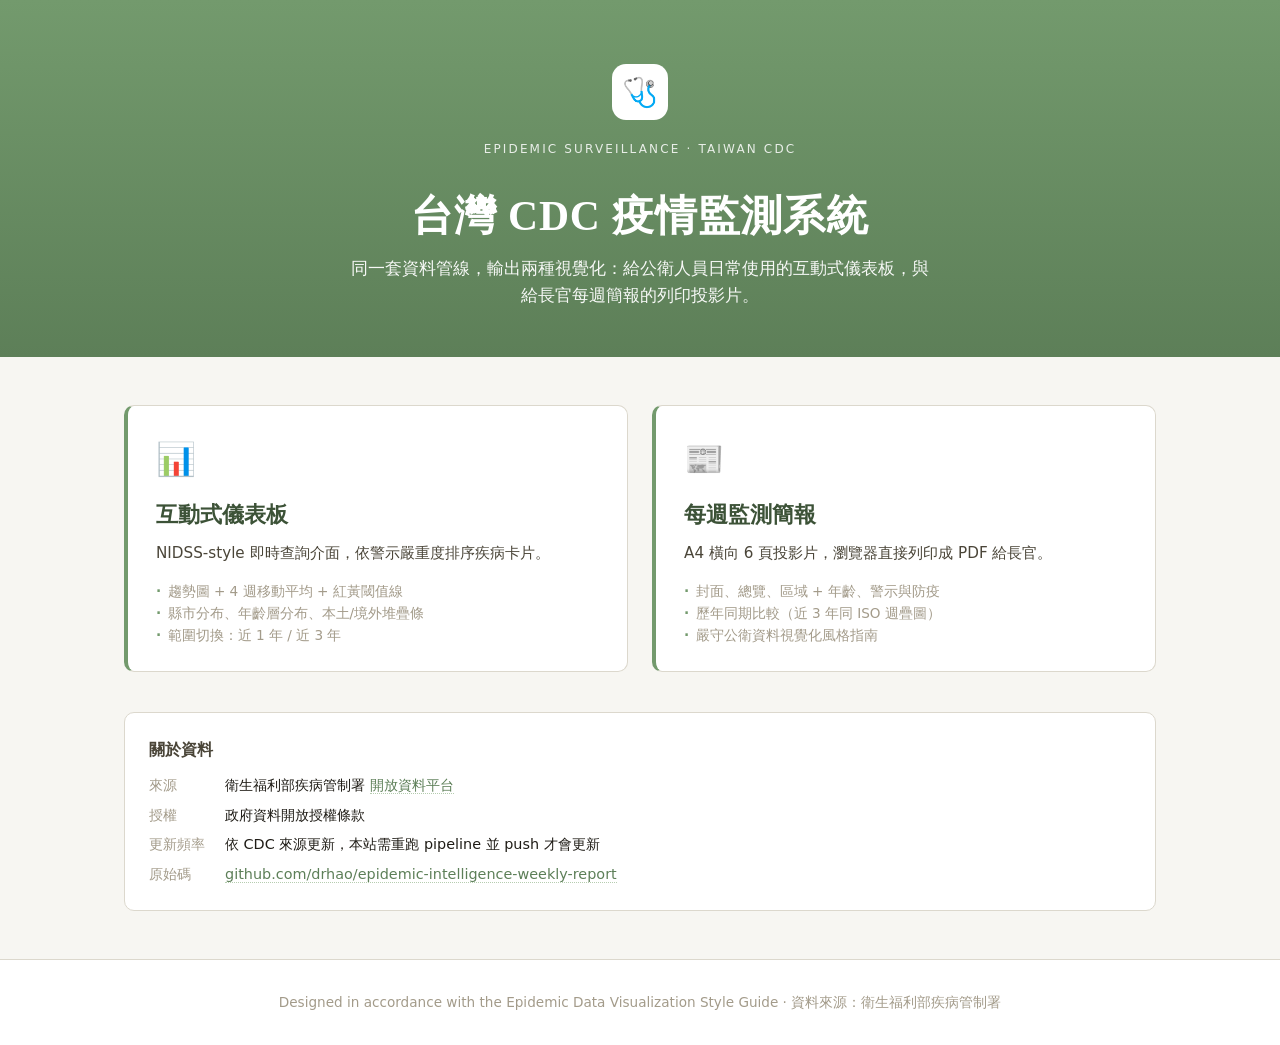
<file: index.html>
<!doctype html>
<html lang="zh-Hant">
<head>
<meta charset="utf-8">
<title>台灣 CDC 疫情監測系統</title>
<meta name="viewport" content="width=device-width, initial-scale=1">
<meta name="description" content="台灣 CDC 疫情監測儀表板與每週簡報，依公衛資料視覺化風格指南設計。">
<style>
  :root {
    --p-100: #E9EFE6;
    --p-300: #B6CDB0;
    --p-500: #739A6D;
    --p-600: #5D7F58;
    --p-800: #3C5237;
    --n-50:  #F7F6F2;
    --n-100: #EFEDE6;
    --n-200: #DCD8CD;
    --n-400: #A39B8A;
    --n-700: #4A4538;
    --n-900: #1F1C16;
    --danger: #BE373C;
    --warning: #D2962D;
    --font-serif: "Noto Serif TC", "Songti TC", "PingFang TC", serif;
    --font-sans:  "Noto Sans TC", "PingFang TC", "Microsoft JhengHei", system-ui, sans-serif;
  }
  * { box-sizing: border-box; }
  html, body { margin: 0; padding: 0; }
  body {
    font-family: var(--font-sans);
    color: var(--n-900);
    background: var(--n-50);
    line-height: 1.6;
    min-height: 100vh;
    display: flex;
    flex-direction: column;
  }
  header {
    background: linear-gradient(180deg, var(--p-500), var(--p-600));
    color: white;
    padding: 4rem 2rem 3rem;
    text-align: center;
  }
  header .logo {
    display: inline-flex;
    align-items: center;
    justify-content: center;
    width: 56px; height: 56px;
    background: white;
    border-radius: 14px;
    font-size: 1.8rem;
    margin-bottom: 1.25rem;
  }
  header h1 {
    font-family: var(--font-serif);
    font-size: clamp(1.8rem, 4vw, 2.6rem);
    margin: 0 0 .35rem;
    letter-spacing: .02em;
  }
  header p.eyebrow {
    text-transform: uppercase;
    letter-spacing: .18em;
    font-size: .75rem;
    opacity: .85;
    margin: 0 0 1.5rem;
  }
  header p.lead {
    max-width: 580px;
    margin: 0 auto;
    font-size: 1.05rem;
    opacity: .95;
  }
  main {
    flex: 1;
    max-width: 1080px;
    margin: 0 auto;
    padding: 3rem 1.5rem;
    width: 100%;
  }
  .grid {
    display: grid;
    gap: 1.5rem;
    grid-template-columns: repeat(auto-fit, minmax(320px, 1fr));
  }
  a.card {
    display: block;
    background: white;
    color: inherit;
    text-decoration: none;
    border: 1px solid var(--n-200);
    border-left: 4px solid var(--p-500);
    border-radius: 10px;
    padding: 1.75rem 1.75rem 1.5rem;
    transition: transform .12s ease, box-shadow .12s ease, border-color .12s ease;
  }
  a.card:hover, a.card:focus-visible {
    transform: translateY(-2px);
    box-shadow: 0 8px 24px rgba(60, 82, 55, .12);
    border-left-color: var(--p-800);
    outline: none;
  }
  a.card .icon {
    font-size: 2rem;
    margin-bottom: .75rem;
    display: block;
  }
  a.card h2 {
    font-family: var(--font-serif);
    font-size: 1.4rem;
    margin: 0 0 .5rem;
    color: var(--p-800);
  }
  a.card p {
    margin: 0 0 1rem;
    color: var(--n-700);
    font-size: .95rem;
  }
  a.card ul {
    list-style: none;
    padding: 0;
    margin: 0;
    font-size: .85rem;
    color: var(--n-400);
  }
  a.card ul li::before {
    content: "·";
    color: var(--p-500);
    font-weight: bold;
    margin-right: .4rem;
  }
  .meta {
    margin-top: 2.5rem;
    padding: 1.5rem;
    background: white;
    border: 1px solid var(--n-200);
    border-radius: 10px;
  }
  .meta h3 {
    font-family: var(--font-serif);
    font-size: 1rem;
    margin: 0 0 .75rem;
    color: var(--n-700);
  }
  .meta dl {
    margin: 0;
    display: grid;
    grid-template-columns: max-content 1fr;
    gap: .4rem 1.25rem;
    font-size: .9rem;
  }
  .meta dt { color: var(--n-400); }
  .meta dd { margin: 0; color: var(--n-900); }
  .meta dd a { color: var(--p-600); text-decoration: none; border-bottom: 1px dotted var(--p-300); }
  .meta dd a:hover { color: var(--p-800); }
  footer {
    text-align: center;
    padding: 2rem 1.5rem;
    color: var(--n-400);
    font-size: .85rem;
    border-top: 1px solid var(--n-200);
    background: white;
  }
  footer a { color: var(--p-600); text-decoration: none; }
</style>
</head>
<body>

<header>
  <div class="logo">🩺</div>
  <p class="eyebrow">Epidemic Surveillance · Taiwan CDC</p>
  <h1>台灣 CDC 疫情監測系統</h1>
  <p class="lead">同一套資料管線，輸出兩種視覺化：給公衛人員日常使用的互動式儀表板，與給長官每週簡報的列印投影片。</p>
</header>

<main>
  <div class="grid">

    <a class="card" href="dashboard/">
      <span class="icon">📊</span>
      <h2>互動式儀表板</h2>
      <p>NIDSS-style 即時查詢介面，依警示嚴重度排序疾病卡片。</p>
      <ul>
        <li>趨勢圖 + 4 週移動平均 + 紅黃閾值線</li>
        <li>縣市分布、年齡層分布、本土/境外堆疊條</li>
        <li>範圍切換：近 1 年 / 近 3 年</li>
      </ul>
    </a>

    <a class="card" href="weekly_report/">
      <span class="icon">📰</span>
      <h2>每週監測簡報</h2>
      <p>A4 橫向 6 頁投影片，瀏覽器直接列印成 PDF 給長官。</p>
      <ul>
        <li>封面、總覽、區域 + 年齡、警示與防疫</li>
        <li>歷年同期比較（近 3 年同 ISO 週疊圖）</li>
        <li>嚴守公衛資料視覺化風格指南</li>
      </ul>
    </a>

  </div>

  <section class="meta">
    <h3>關於資料</h3>
    <dl>
      <dt>來源</dt>
      <dd>衛生福利部疾病管制署 <a href="https://data.cdc.gov.tw/" target="_blank" rel="noopener">開放資料平台</a></dd>
      <dt>授權</dt>
      <dd>政府資料開放授權條款</dd>
      <dt>更新頻率</dt>
      <dd>依 CDC 來源更新，本站需重跑 pipeline 並 push 才會更新</dd>
      <dt>原始碼</dt>
      <dd><a href="https://github.com/drhao/epidemic-intelligence-weekly-report" target="_blank" rel="noopener">github.com/drhao/epidemic-intelligence-weekly-report</a></dd>
    </dl>
  </section>
</main>

<footer>
  Designed in accordance with the Epidemic Data Visualization Style Guide ·
  資料來源：衛生福利部疾病管制署
</footer>

</body>
</html>
</file>
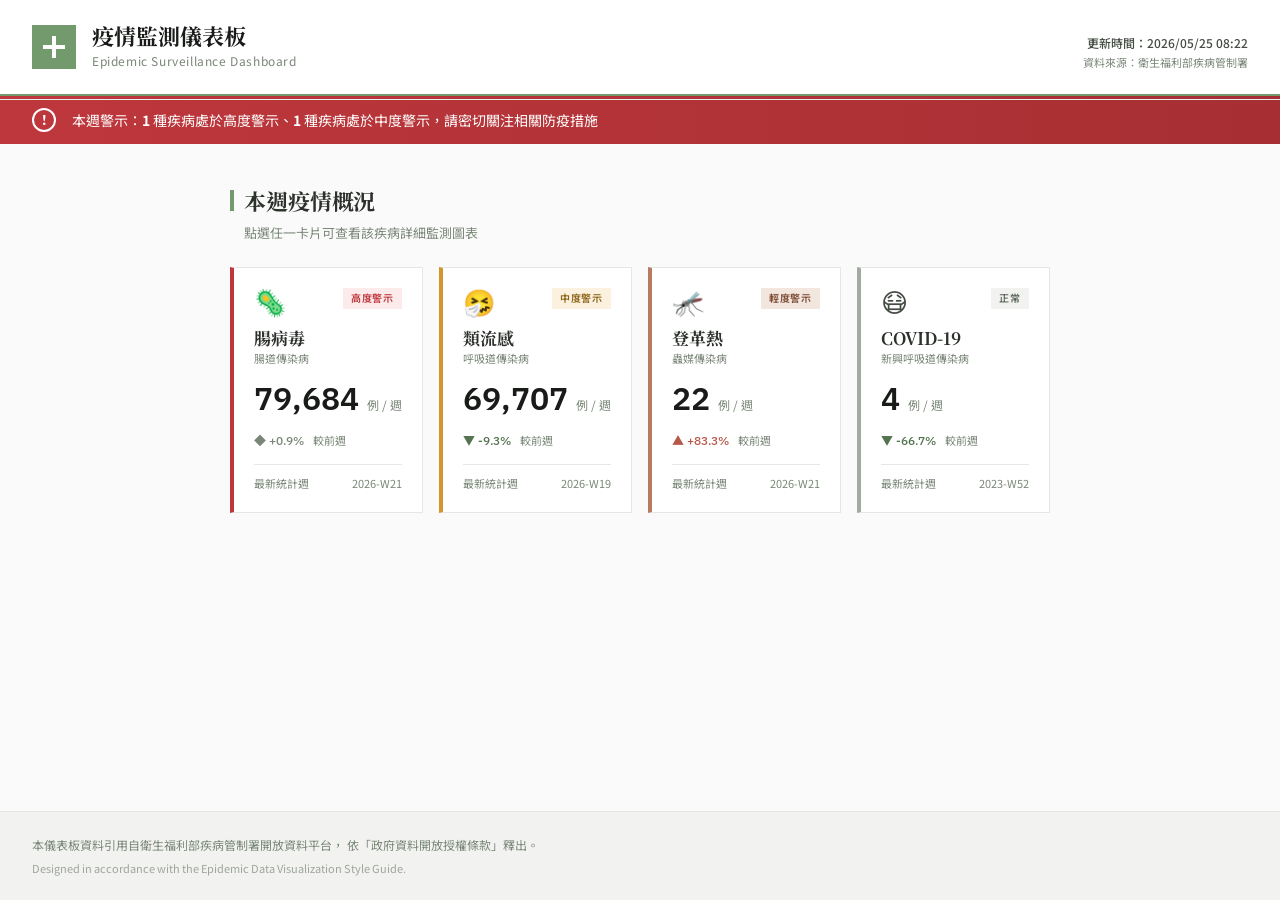
<file: dashboard/index.html>
<!DOCTYPE html>
<html lang="zh-Hant">
<head>
<meta charset="UTF-8">
<meta name="viewport" content="width=device-width, initial-scale=1.0">
<title>疫情監測儀表板 | 疾病管制署</title>
<link rel="preconnect" href="https://fonts.googleapis.com">
<link rel="preconnect" href="https://fonts.gstatic.com" crossorigin>
<link href="https://fonts.googleapis.com/css2?family=Noto+Sans+TC:wght@400;500;600;700&family=Noto+Serif+TC:wght@600;700&family=IBM+Plex+Sans:wght@400;500;600&display=swap" rel="stylesheet">
<link rel="stylesheet" href="style.css">
</head>
<body>

<!-- ─────────────────  Header  ───────────────── -->
<header class="site-header">
  <div class="wrap">
    <div class="brand">
      <div class="brand-mark"></div>
      <div class="brand-text">
        <div class="brand-line-1">疫情監測儀表板</div>
        <div class="brand-line-2">Epidemic Surveillance Dashboard</div>
      </div>
    </div>
    <div class="header-meta">
      <span id="generatedAt" class="meta-time">資料載入中…</span>
      <span class="meta-source">資料來源：衛生福利部疾病管制署</span>
    </div>
  </div>
</header>

<!-- ─────────────────  Alert Banner  ───────────────── -->
<section id="alertBanner" class="alert-banner" hidden>
  <div class="wrap"></div>
</section>

<!-- ─────────────────  Disease Cards Grid  ───────────────── -->
<main class="wrap main">

  <section class="section-block">
    <h2 class="section-h">本週疫情概況</h2>
    <p class="section-sub">點選任一卡片可查看該疾病詳細監測圖表</p>
    <div id="cardsGrid" class="cards-grid">
      <!-- JS 填入卡片 -->
    </div>
  </section>

  <!-- ─────────────────  Disease Detail  ───────────────── -->
  <section id="detailSection" class="section-block detail-section" hidden>
    <header class="detail-header">
      <div class="detail-title-row">
        <div>
          <div class="detail-eyebrow" id="detailCategory">類別</div>
          <h2 class="detail-title">
            <span id="detailIcon"></span>
            <span id="detailNameZh">疾病名稱</span>
            <span class="detail-name-en" id="detailNameEn">Disease Name</span>
          </h2>
        </div>
        <button class="btn-secondary" onclick="closeDetail()" aria-label="關閉詳細頁">
          <span aria-hidden="true">×</span> 關閉
        </button>
      </div>

      <div class="kpi-strip" id="kpiStrip"></div>
    </header>

    <!-- 主要週趨勢 + 同期比較 -->
    <div class="chart-card chart-card-wide">
      <div class="chart-card-head">
        <h3 class="chart-h">週病例趨勢與歷年同期比較</h3>
        <p class="chart-sub">深色實線為當年度；灰色帶為近 3 年同期範圍；虛線為近 3 年平均</p>
      </div>
      <div class="chart-body"><canvas id="trendChart"></canvas></div>
      <div class="chart-foot">
        <span class="chart-source">資料來源：衛生福利部疾病管制署開放資料</span>
        <span class="chart-controls">
          <label><input type="radio" name="trendRange" value="52" checked> 近 1 年</label>
          <label><input type="radio" name="trendRange" value="156"> 近 3 年</label>
        </span>
      </div>
    </div>

    <div class="chart-grid-2">
      <!-- 縣市分布 -->
      <div class="chart-card">
        <div class="chart-card-head">
          <h3 class="chart-h">縣市病例分布</h3>
          <p class="chart-sub">近 4 週累計（前 15 名）</p>
        </div>
        <div class="chart-body"><canvas id="regionChart"></canvas></div>
      </div>

      <!-- 年齡分布 -->
      <div class="chart-card">
        <div class="chart-card-head">
          <h3 class="chart-h">年齡層分布</h3>
          <p class="chart-sub">累計病例數</p>
        </div>
        <div class="chart-body"><canvas id="ageChart"></canvas></div>
      </div>
    </div>

    <div class="chart-grid-2">
      <!-- 本土/境外 -->
      <div class="chart-card" id="typeCardWrap">
        <div class="chart-card-head">
          <h3 class="chart-h">感染來源分布</h3>
          <p class="chart-sub">本土 vs 境外移入</p>
        </div>
        <div class="chart-body chart-body-sm"><canvas id="typeChart"></canvas></div>
      </div>

      <!-- 防疫建議 -->
      <div class="chart-card advisory-card">
        <div class="chart-card-head">
          <h3 class="chart-h">防疫建議</h3>
        </div>
        <div class="advisory-body" id="adviceBody"></div>
      </div>
    </div>
  </section>
</main>

<footer class="site-footer">
  <div class="wrap">
    <p>本儀表板資料引用自衛生福利部疾病管制署開放資料平台，
       依「政府資料開放授權條款」釋出。</p>
    <p class="footer-sub">Designed in accordance with the Epidemic Data Visualization Style Guide.</p>
  </div>
</footer>

<!-- Chart.js stack (local copies, no CDN required) -->
<script src="vendor/chart.umd.min.js"></script>
<script src="vendor/chartjs-adapter-date-fns.bundle.min.js"></script>
<script src="vendor/chartjs-plugin-annotation.min.js"></script>
<script src="app.js"></script>

</body>
</html>
</file>
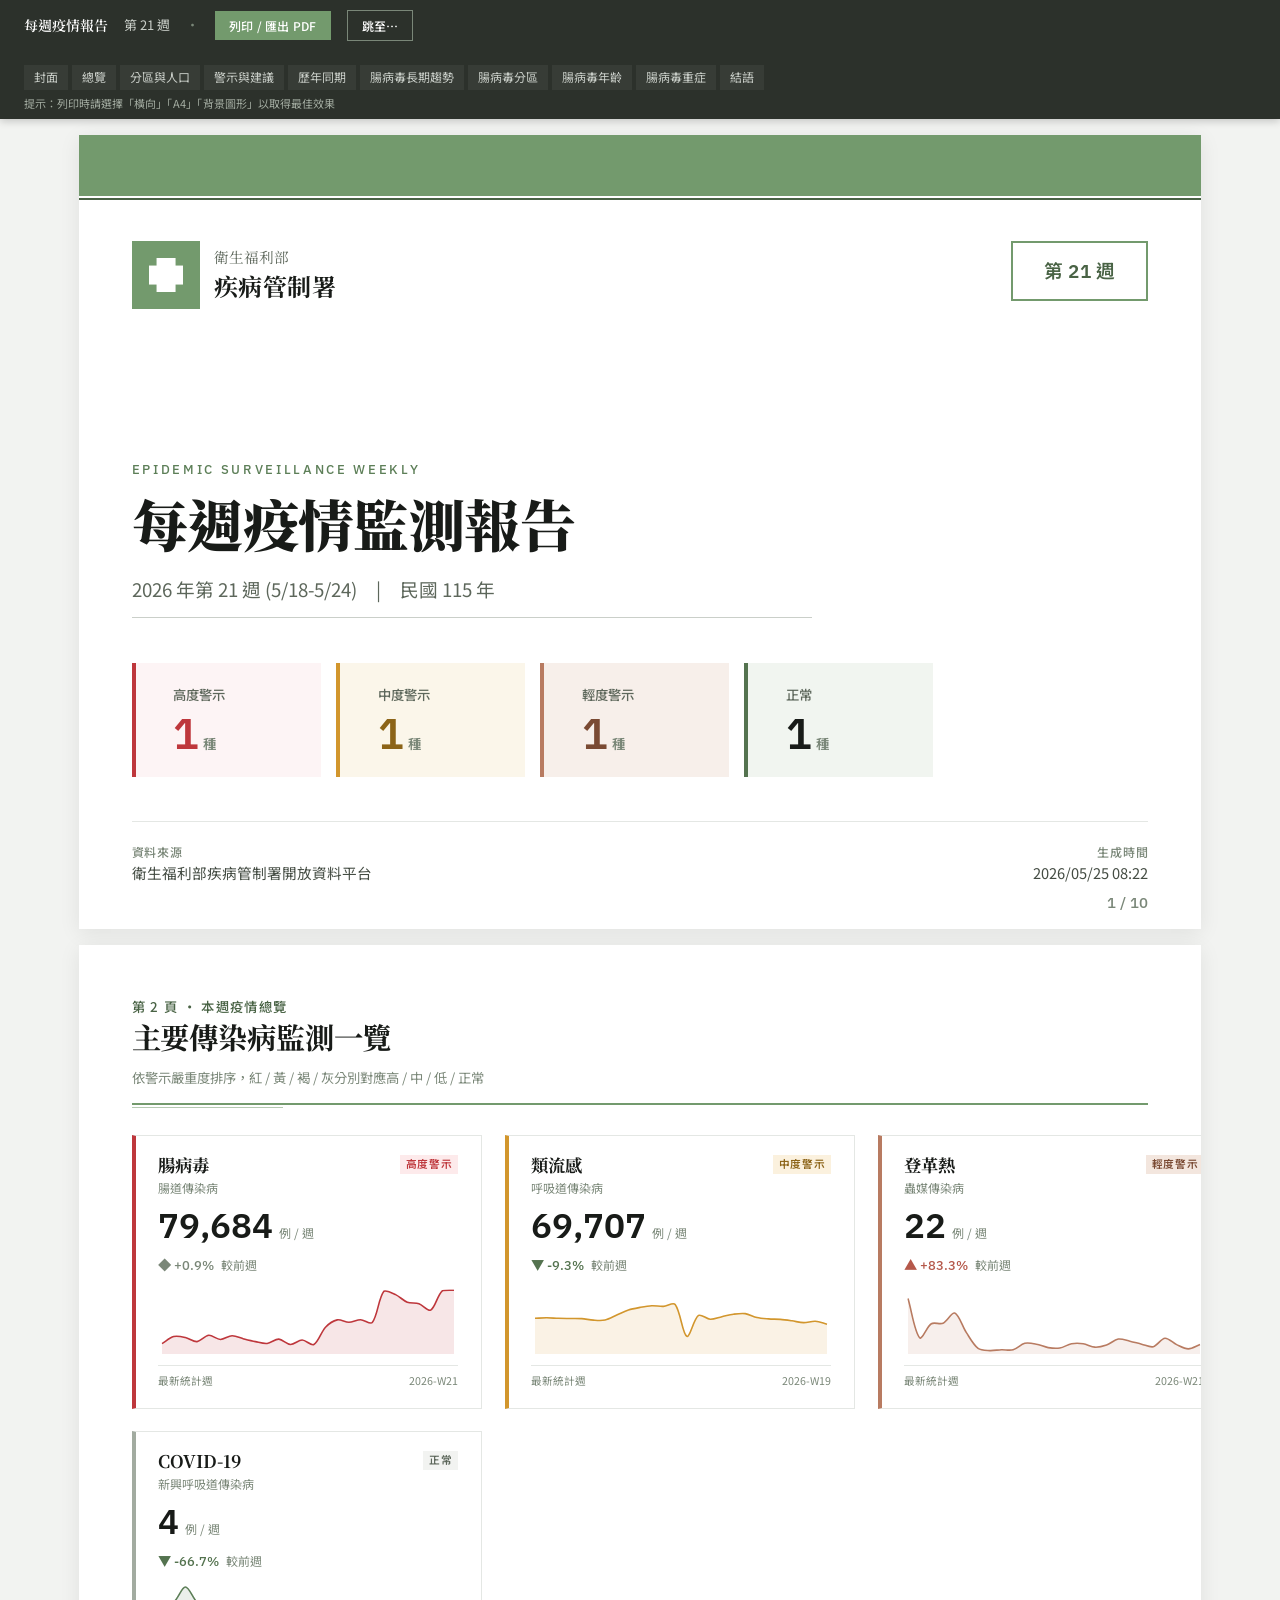
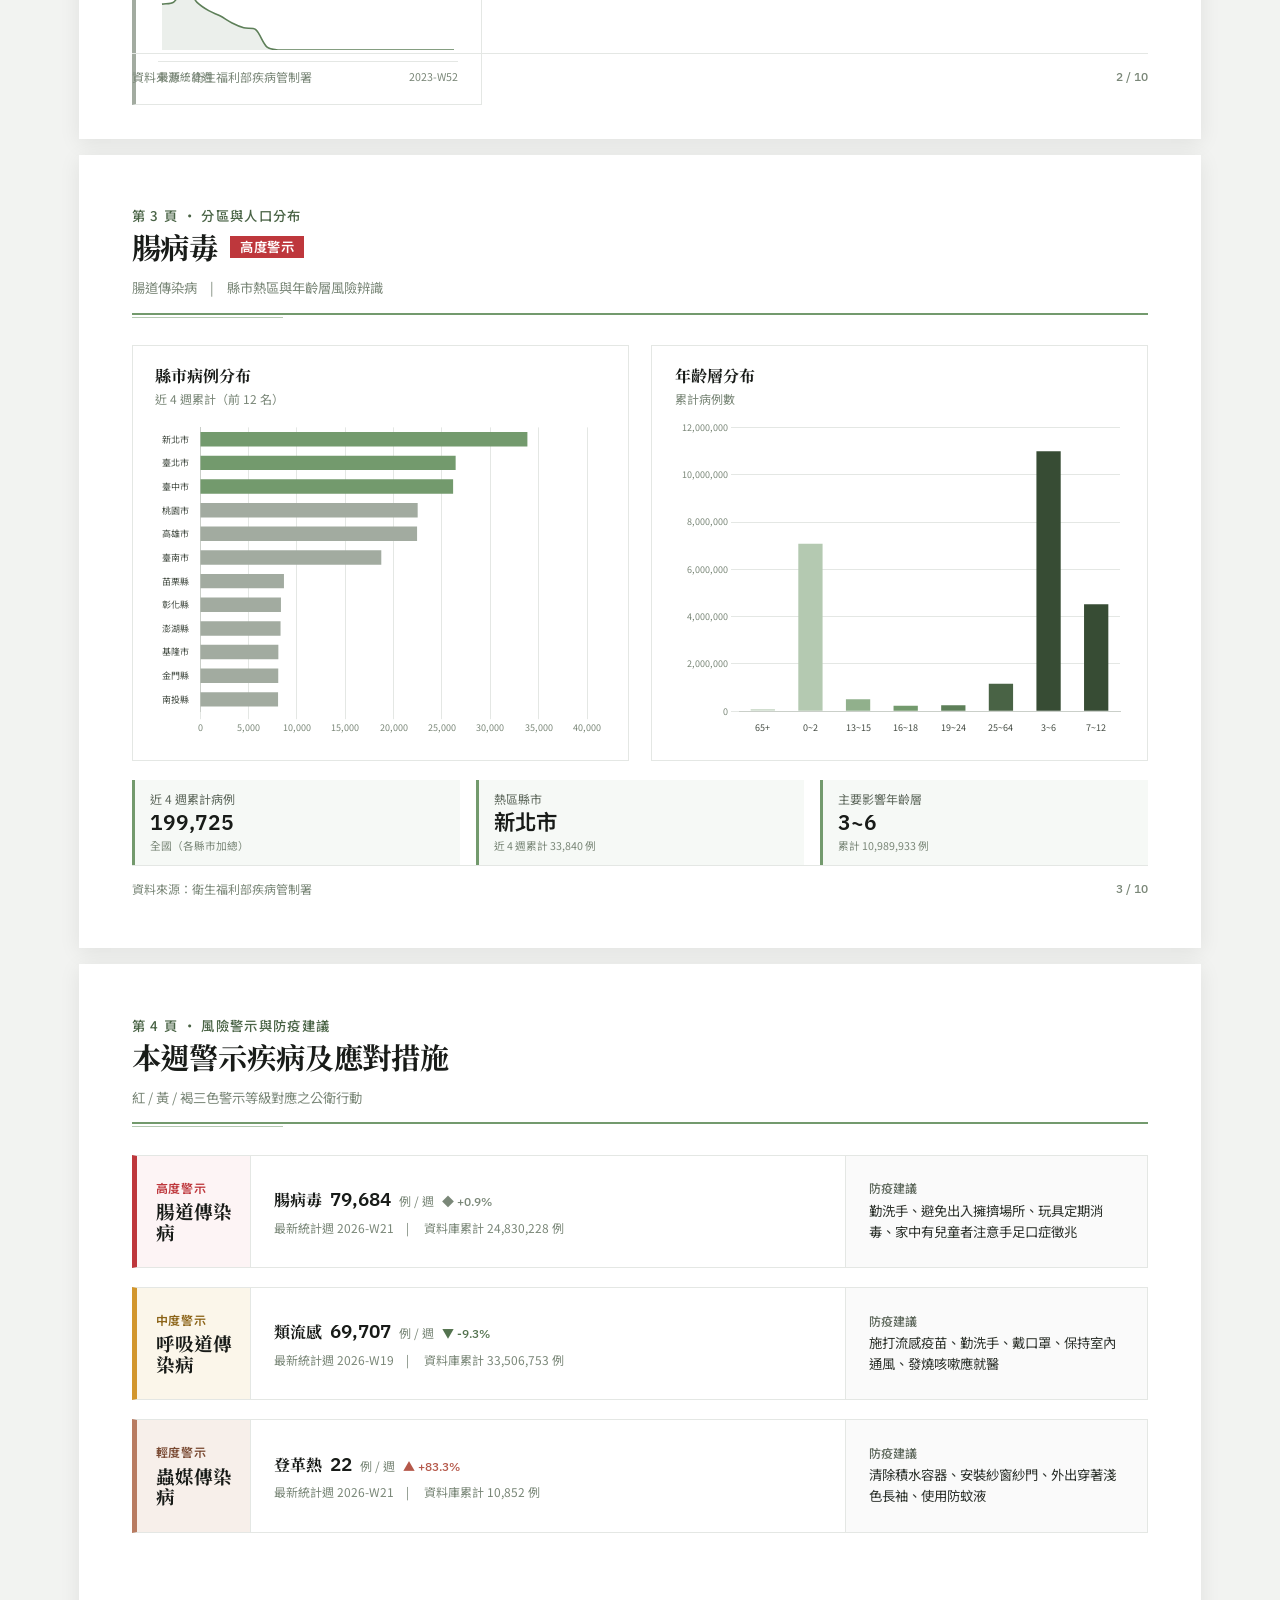
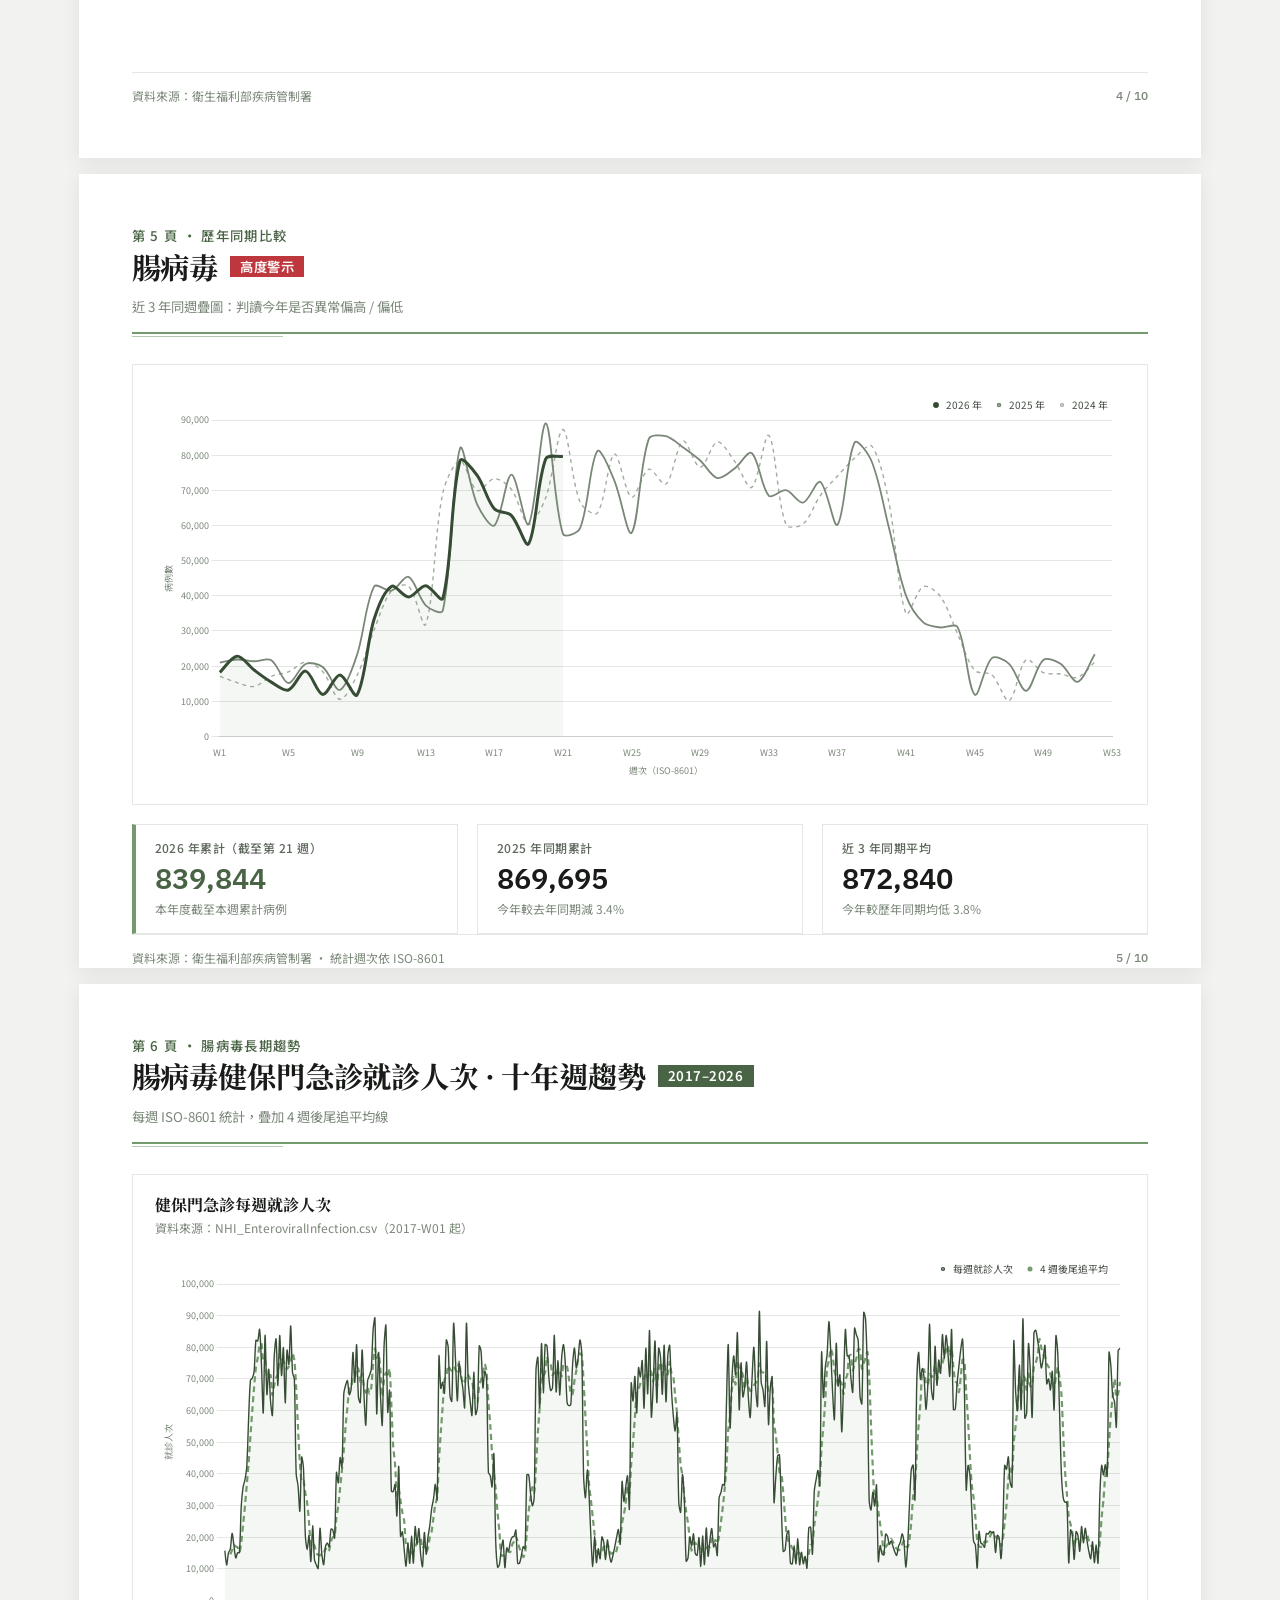
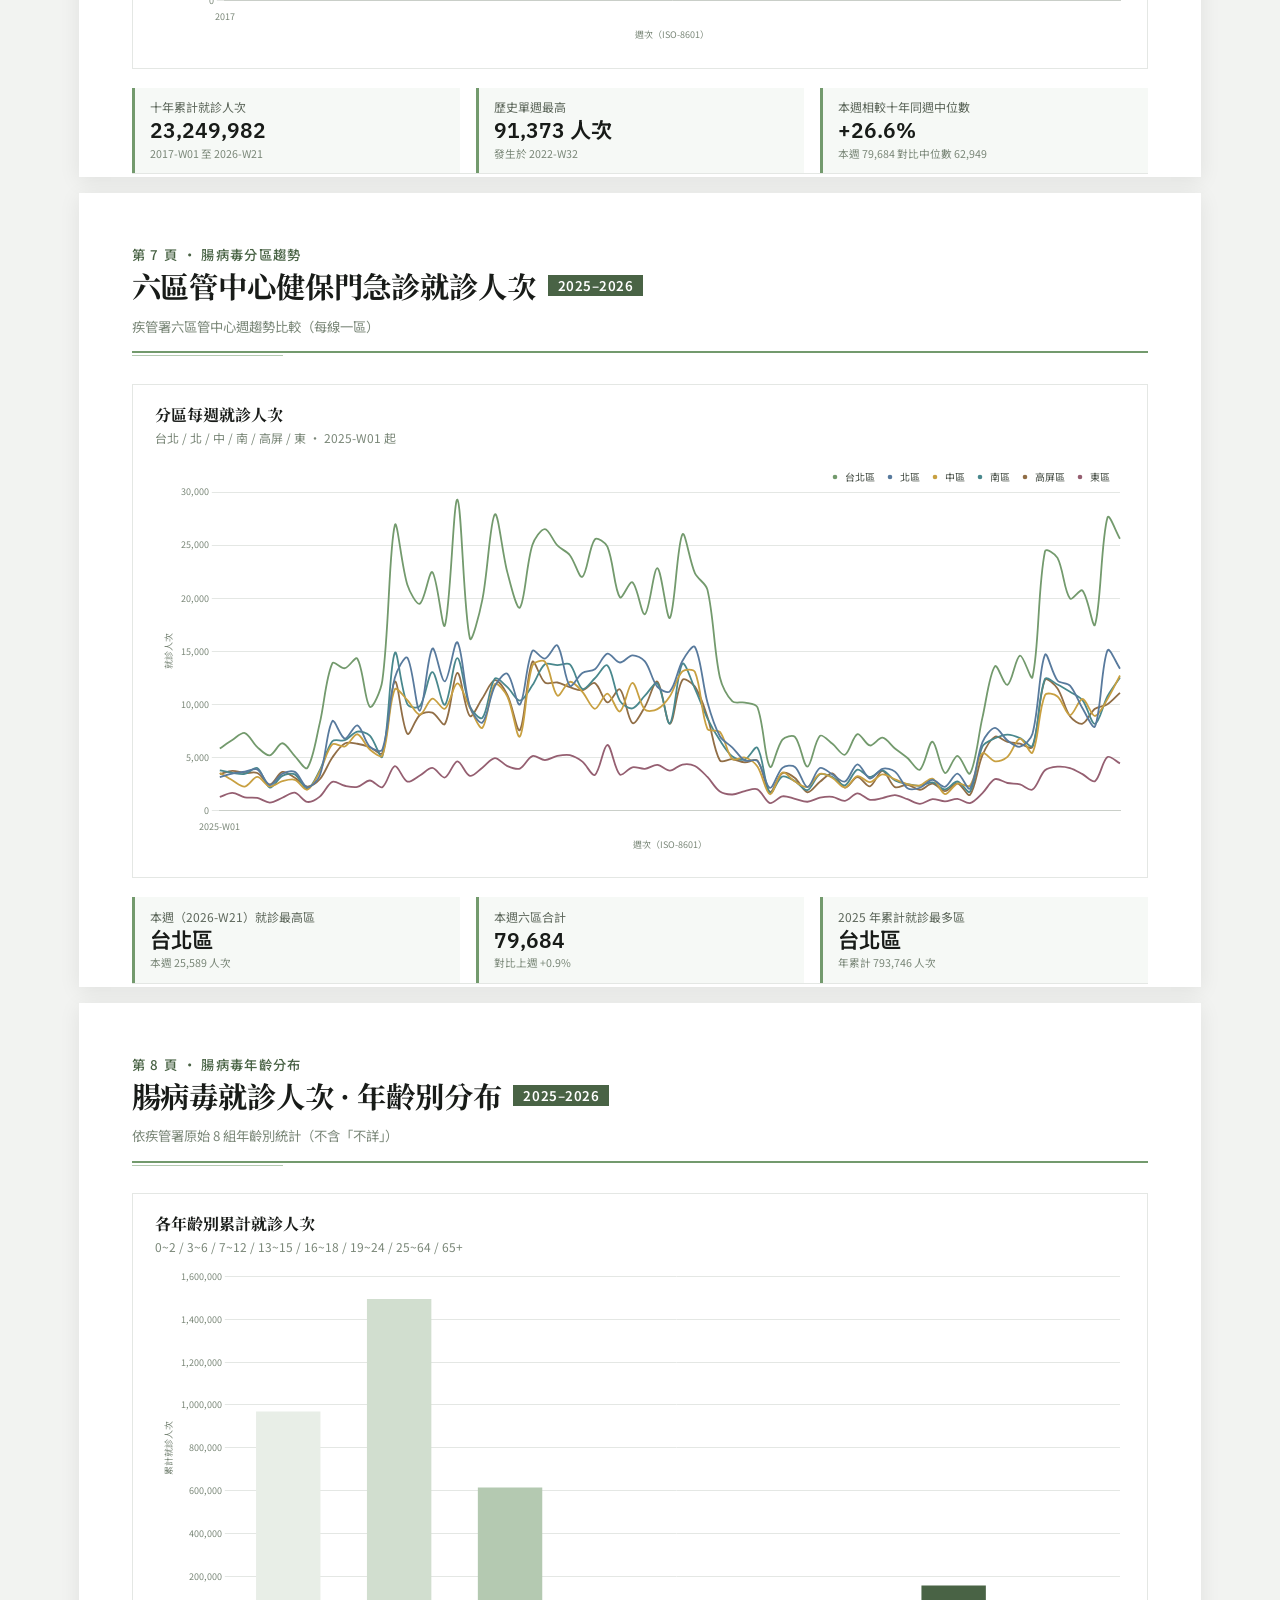
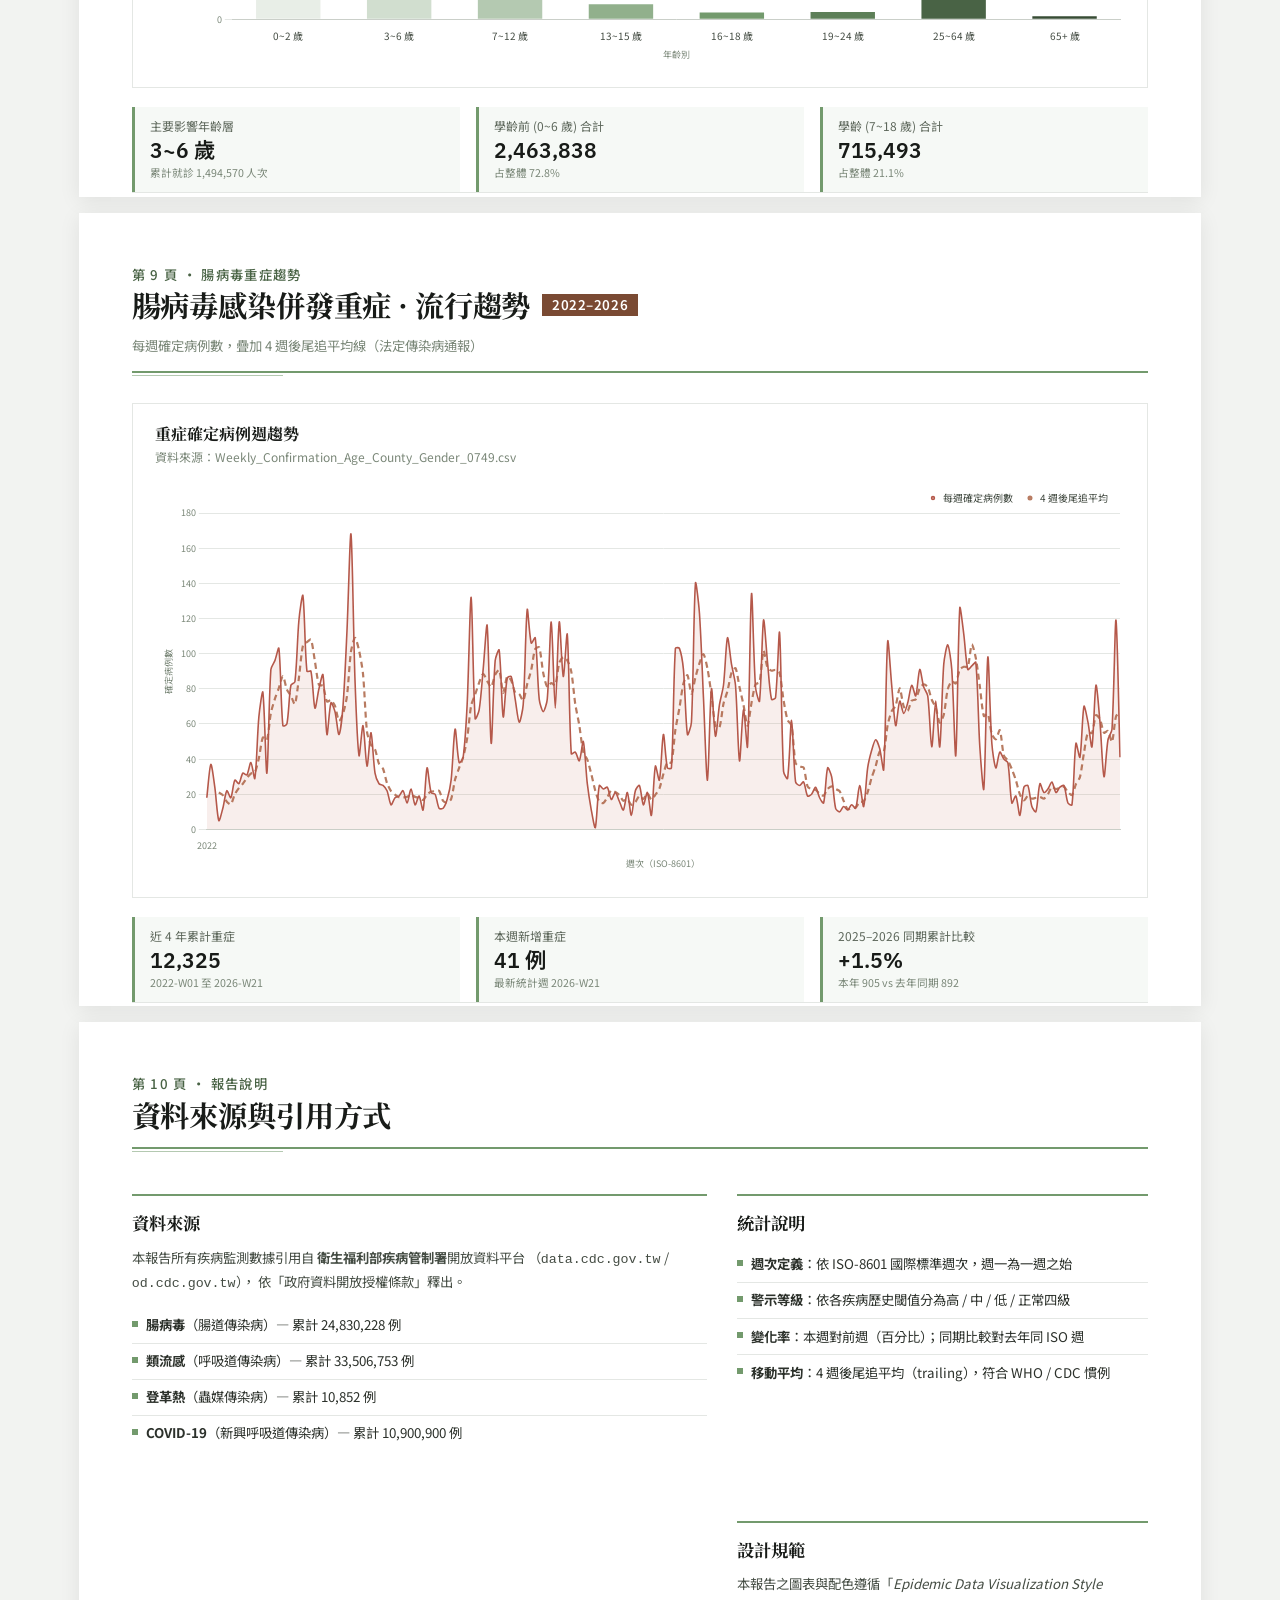
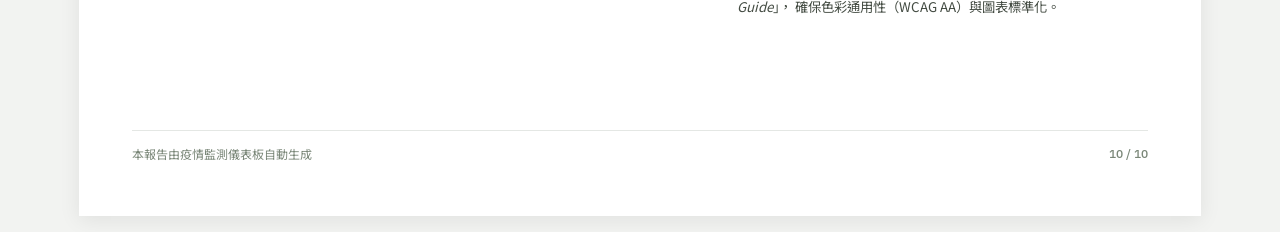
<file: weekly_report/index.html>
<!DOCTYPE html>
<html lang="zh-Hant">
<head>
<meta charset="UTF-8">
<meta name="viewport" content="width=device-width, initial-scale=1.0">
<title>每週疫情報告 | 疾病管制署</title>
<link rel="preconnect" href="https://fonts.googleapis.com">
<link rel="preconnect" href="https://fonts.gstatic.com" crossorigin>
<link href="https://fonts.googleapis.com/css2?family=Noto+Sans+TC:wght@400;500;600;700&family=Noto+Serif+TC:wght@600;700;900&family=IBM+Plex+Sans:wght@400;500;600&display=swap" rel="stylesheet">
<link rel="stylesheet" href="slides.css">
</head>
<body>

<aside class="print-bar">
  <div class="print-bar-inner">
    <span class="print-bar-title">每週疫情報告</span>
    <span class="print-bar-meta" id="reportWeekLabel">—</span>
    <span class="print-bar-divider">·</span>
    <button onclick="window.print()" class="btn-print">列印 / 匯出 PDF</button>
    <button onclick="toggleNav()" class="btn-nav">跳至…</button>
    <nav class="page-nav" id="pageNav" hidden>
      <a href="#slide-1">封面</a>
      <a href="#slide-2">總覽</a>
      <a href="#slide-3">分區與人口</a>
      <a href="#slide-4">警示與建議</a>
      <a href="#slide-5">歷年同期</a>
      <a href="#slide-6">腸病毒長期趨勢</a>
      <a href="#slide-7">腸病毒分區</a>
      <a href="#slide-8">腸病毒年齡</a>
      <a href="#slide-9">腸病毒重症</a>
      <a href="#slide-10">結語</a>
    </nav>
  </div>
  <div class="print-hint">提示：列印時請選擇「橫向」「A4」「背景圖形」以取得最佳效果</div>
</aside>

<section class="slide slide-cover" id="slide-1">
  <div class="cover-bar"></div>
  <header class="cover-head">
    <div class="cover-logo">
      <div class="brand-mark"></div>
      <div class="cover-logo-text">
        <div>衛生福利部</div>
        <div class="cover-logo-strong">疾病管制署</div>
      </div>
    </div>
    <div class="cover-stamp" id="coverWeekStamp">第 — 週</div>
  </header>
  <div class="cover-body">
    <div class="cover-eyebrow">EPIDEMIC SURVEILLANCE WEEKLY</div>
    <h1 class="cover-title">每週疫情監測報告</h1>
    <div class="cover-subtitle" id="coverDateRange">— 統計週期 —</div>
    <div class="cover-alert-summary" id="coverAlertSummary"></div>
  </div>
  <footer class="cover-foot">
    <div class="cover-foot-left">
      <div class="cover-foot-label">資料來源</div>
      <div>衛生福利部疾病管制署開放資料平台</div>
    </div>
    <div class="cover-foot-right">
      <div class="cover-foot-label">生成時間</div>
      <div id="coverGeneratedAt">—</div>
    </div>
  </footer>
  <div class="page-no">1 / 10</div>
</section>

<section class="slide" id="slide-2">
  <header class="slide-head">
    <div class="slide-eyebrow">第 2 頁 · 本週疫情總覽</div>
    <h2 class="slide-title">主要傳染病監測一覽</h2>
    <p class="slide-sub">依警示嚴重度排序，紅 / 黃 / 褐 / 灰分別對應高 / 中 / 低 / 正常</p>
  </header>
  <div class="overview-grid" id="overviewGrid"></div>
  <footer class="slide-foot">
    <span class="src">資料來源：衛生福利部疾病管制署</span>
    <span class="page-no">2 / 10</span>
  </footer>
</section>

<section class="slide" id="slide-3">
  <header class="slide-head">
    <div class="slide-eyebrow">第 3 頁 · 分區與人口分布</div>
    <h2 class="slide-title">
      <span id="focusDiseaseName3">—</span>
      <span class="slide-title-tag" id="focusDiseaseTag3">最高警示</span>
    </h2>
    <p class="slide-sub" id="focusDiseaseSub3">縣市熱區與年齡層風險辨識</p>
  </header>
  <div class="grid-2-col">
    <div class="chart-block">
      <div class="chart-block-head">
        <h3 class="chart-block-h">縣市病例分布</h3>
        <div class="chart-block-sub">近 4 週累計（前 12 名）</div>
      </div>
      <div class="chart-block-body"><canvas id="s3RegionChart"></canvas></div>
    </div>
    <div class="chart-block">
      <div class="chart-block-head">
        <h3 class="chart-block-h">年齡層分布</h3>
        <div class="chart-block-sub">累計病例數</div>
      </div>
      <div class="chart-block-body"><canvas id="s3AgeChart"></canvas></div>
    </div>
  </div>
  <div class="callout-row" id="s3Callouts"></div>
  <footer class="slide-foot">
    <span class="src">資料來源：衛生福利部疾病管制署</span>
    <span class="page-no">3 / 10</span>
  </footer>
</section>

<section class="slide" id="slide-4">
  <header class="slide-head">
    <div class="slide-eyebrow">第 4 頁 · 風險警示與防疫建議</div>
    <h2 class="slide-title">本週警示疾病及應對措施</h2>
    <p class="slide-sub">紅 / 黃 / 褐三色警示等級對應之公衛行動</p>
  </header>
  <div class="advisory-list" id="s4AdvisoryList"></div>
  <footer class="slide-foot">
    <span class="src">資料來源：衛生福利部疾病管制署</span>
    <span class="page-no">4 / 10</span>
  </footer>
</section>

<section class="slide" id="slide-5">
  <header class="slide-head">
    <div class="slide-eyebrow">第 5 頁 · 歷年同期比較</div>
    <h2 class="slide-title">
      <span id="focusDiseaseName5">—</span>
      <span class="slide-title-tag" id="focusDiseaseTag5">最高警示</span>
    </h2>
    <p class="slide-sub">近 3 年同週疊圖：判讀今年是否異常偏高 / 偏低</p>
  </header>
  <div class="chart-block chart-block-wide">
    <div class="chart-block-body chart-block-body-tall">
      <canvas id="s5HistoryChart"></canvas>
    </div>
  </div>
  <div class="comparison-callouts" id="s5Callouts"></div>
  <footer class="slide-foot">
    <span class="src">資料來源：衛生福利部疾病管制署 · 統計週次依 ISO-8601</span>
    <span class="page-no">5 / 10</span>
  </footer>
</section>

<!-- ═══════════════════════════════════════════════════════════
     腸病毒專屬深度報告（slide 6–9）
     ═══════════════════════════════════════════════════════════ -->

<section class="slide" id="slide-6">
  <header class="slide-head">
    <div class="slide-eyebrow">第 6 頁 · 腸病毒長期趨勢</div>
    <h2 class="slide-title">
      腸病毒健保門急診就診人次 · 十年週趨勢
      <span class="slide-title-tag" id="s6Tag" style="background:#496345">2017–2026</span>
    </h2>
    <p class="slide-sub">每週 ISO-8601 統計，疊加 4 週後尾追平均線</p>
  </header>
  <div class="chart-block chart-block-wide">
    <div class="chart-block-head">
      <h3 class="chart-block-h">健保門急診每週就診人次</h3>
      <div class="chart-block-sub">資料來源：NHI_EnteroviralInfection.csv（2017-W01 起）</div>
    </div>
    <div class="chart-block-body chart-block-body-tall">
      <canvas id="s6EnteroLongTrend"></canvas>
    </div>
  </div>
  <div class="callout-row" id="s6Callouts"></div>
  <footer class="slide-foot">
    <span class="src">資料來源：衛生福利部疾病管制署 · 健保門急診統計</span>
    <span class="page-no">6 / 10</span>
  </footer>
</section>

<section class="slide" id="slide-7">
  <header class="slide-head">
    <div class="slide-eyebrow">第 7 頁 · 腸病毒分區趨勢</div>
    <h2 class="slide-title">
      六區管中心健保門急診就診人次
      <span class="slide-title-tag" id="s7Tag" style="background:#496345">2025–2026</span>
    </h2>
    <p class="slide-sub">疾管署六區管中心週趨勢比較（每線一區）</p>
  </header>
  <div class="chart-block chart-block-wide">
    <div class="chart-block-head">
      <h3 class="chart-block-h">分區每週就診人次</h3>
      <div class="chart-block-sub">台北 / 北 / 中 / 南 / 高屏 / 東 · 2025-W01 起</div>
    </div>
    <div class="chart-block-body chart-block-body-tall">
      <canvas id="s7EnteroRegionTrend"></canvas>
    </div>
  </div>
  <div class="callout-row" id="s7Callouts"></div>
  <footer class="slide-foot">
    <span class="src">資料來源：衛生福利部疾病管制署 · 健保門急診統計</span>
    <span class="page-no">7 / 10</span>
  </footer>
</section>

<section class="slide" id="slide-8">
  <header class="slide-head">
    <div class="slide-eyebrow">第 8 頁 · 腸病毒年齡分布</div>
    <h2 class="slide-title">
      腸病毒就診人次 · 年齡別分布
      <span class="slide-title-tag" id="s8Tag" style="background:#496345">2025–2026</span>
    </h2>
    <p class="slide-sub">依疾管署原始 8 組年齡別統計（不含「不詳」）</p>
  </header>
  <div class="chart-block chart-block-wide">
    <div class="chart-block-head">
      <h3 class="chart-block-h">各年齡別累計就診人次</h3>
      <div class="chart-block-sub">0~2 / 3~6 / 7~12 / 13~15 / 16~18 / 19~24 / 25~64 / 65+</div>
    </div>
    <div class="chart-block-body chart-block-body-tall">
      <canvas id="s8EnteroAgeBar"></canvas>
    </div>
  </div>
  <div class="callout-row" id="s8Callouts"></div>
  <footer class="slide-foot">
    <span class="src">資料來源：衛生福利部疾病管制署 · 健保門急診統計</span>
    <span class="page-no">8 / 10</span>
  </footer>
</section>

<section class="slide" id="slide-9">
  <header class="slide-head">
    <div class="slide-eyebrow">第 9 頁 · 腸病毒重症趨勢</div>
    <h2 class="slide-title">
      腸病毒感染併發重症 · 流行趨勢
      <span class="slide-title-tag" id="s9Tag" style="background:#7A4A33">2022–2026</span>
    </h2>
    <p class="slide-sub">每週確定病例數，疊加 4 週後尾追平均線（法定傳染病通報）</p>
  </header>
  <div class="chart-block chart-block-wide">
    <div class="chart-block-head">
      <h3 class="chart-block-h">重症確定病例週趨勢</h3>
      <div class="chart-block-sub">資料來源：Weekly_Confirmation_Age_County_Gender_0749.csv</div>
    </div>
    <div class="chart-block-body chart-block-body-tall">
      <canvas id="s9EnteroSevereTrend"></canvas>
    </div>
  </div>
  <div class="callout-row" id="s9Callouts"></div>
  <footer class="slide-foot">
    <span class="src">資料來源：衛生福利部疾病管制署 · 法定傳染病通報</span>
    <span class="page-no">9 / 10</span>
  </footer>
</section>

<section class="slide slide-closing" id="slide-10">
  <header class="slide-head">
    <div class="slide-eyebrow">第 10 頁 · 報告說明</div>
    <h2 class="slide-title">資料來源與引用方式</h2>
  </header>
  <div class="closing-body">
    <div class="closing-block">
      <h3 class="closing-h">資料來源</h3>
      <p>本報告所有疾病監測數據引用自 <strong>衛生福利部疾病管制署</strong>開放資料平台
         （<code>data.cdc.gov.tw</code> / <code>od.cdc.gov.tw</code>），
         依「政府資料開放授權條款」釋出。</p>
      <ul class="closing-list" id="closingDataList"></ul>
    </div>
    <div class="closing-block">
      <h3 class="closing-h">統計說明</h3>
      <ul class="closing-list">
        <li><strong>週次定義</strong>：依 ISO-8601 國際標準週次，週一為一週之始</li>
        <li><strong>警示等級</strong>：依各疾病歷史閾值分為高 / 中 / 低 / 正常四級</li>
        <li><strong>變化率</strong>：本週對前週（百分比）；同期比較對去年同 ISO 週</li>
        <li><strong>移動平均</strong>：4 週後尾追平均（trailing），符合 WHO / CDC 慣例</li>
      </ul>
    </div>
    <div class="closing-block">
      <h3 class="closing-h">設計規範</h3>
      <p>本報告之圖表與配色遵循「<em>Epidemic Data Visualization Style Guide</em>」，
         確保色彩通用性（WCAG AA）與圖表標準化。</p>
    </div>
  </div>
  <footer class="slide-foot closing-foot">
    <span>本報告由疫情監測儀表板自動生成</span>
    <span class="page-no">10 / 10</span>
  </footer>
</section>

<script src="vendor/chart.umd.min.js"></script>
<script src="vendor/chartjs-adapter-date-fns.bundle.min.js"></script>
<script src="vendor/chartjs-plugin-annotation.min.js"></script>
<script src="slides.js"></script>
</body>
</html>
</file>
<file: dashboard/style.css>
/* ============================================================
   疫情監測儀表板  Style
   遵循 Epidemic Data Visualization Style Guide
   主色：鼠尾草綠 #739A6D
   ============================================================ */

/* ─── Design Tokens ───────────────────────────────────────── */
:root {
  /* Primary (Sage Green) */
  --p-50:  #F6F9F6;
  --p-100: #E8EEE7;
  --p-200: #D1DECF;
  --p-300: #B4C9B1;
  --p-400: #91B08C;
  --p-500: #739A6D;   /* PRIMARY */
  --p-600: #5D7F58;   /* lines/text on light bg */
  --p-700: #496345;
  --p-800: #374C34;
  --p-900: #253423;

  /* Neutral (slightly warm gray w/ green undertone) */
  --n-50:  #FAFAFA;
  --n-100: #F2F3F1;
  --n-200: #E4E7E4;
  --n-300: #CACFC9;
  --n-400: #A2ABA0;
  --n-500: #7A8778;
  --n-600: #5D675B;
  --n-700: #444C43;
  --n-800: #2C312B;
  --n-900: #181B18;

  /* Categorical */
  --cat-1: #739A6D;   /* sage */
  --cat-2: #587A9D;   /* slate */
  --cat-3: #C8A041;   /* mustard */
  --cat-4: #49888D;   /* teal */
  --cat-5: #916E46;   /* bronze */
  --cat-6: #955F71;   /* plum */

  /* Semantic (status only) */
  --success: #54734F;
  --warning: #D2962D;
  --danger:  #BE373C;
  --info:    #477A9E;
  --terracotta: #B5584A;
  --clay: #B87B61;

  /* Typography */
  --font-serif: 'Noto Serif TC', serif;
  --font-sans:  'Noto Sans TC', 'IBM Plex Sans', system-ui, sans-serif;
  --font-num:   'IBM Plex Sans', 'Noto Sans TC', sans-serif;

  /* Layout */
  --max-w: 1280px;
  --gutter: 32px;
  --radius: 4px;          /* deliberately small — institutional, not rounded-app */
  --shadow-sm: 0 1px 2px rgba(24, 27, 24, 0.04);
  --shadow-md: 0 2px 8px rgba(24, 27, 24, 0.06);
}

/* ─── Base ────────────────────────────────────────────────── */
*, *::before, *::after { box-sizing: border-box; }

html {
  font-family: var(--font-sans);
  font-size: 15px;
  color: var(--n-700);
  background: var(--n-50);
  line-height: 1.5;
  -webkit-font-smoothing: antialiased;
  -moz-osx-font-smoothing: grayscale;
}

body {
  margin: 0;
  min-height: 100vh;
  display: flex;
  flex-direction: column;
}

h1, h2, h3, h4 {
  font-family: var(--font-serif);
  font-weight: 700;
  color: var(--n-800);
  margin: 0;
  letter-spacing: -0.005em;
}

/* numeric uniformity (per style guide §5) */
.num, .kpi-value, .card-num,
table td, .chart-body {
  font-variant-numeric: tabular-nums;
  font-feature-settings: "tnum";
}

.wrap {
  max-width: var(--max-w);
  margin: 0 auto;
  padding: 0 var(--gutter);
}

/* ─── Header ──────────────────────────────────────────────── */
.site-header {
  background: white;
  border-bottom: 2px solid var(--p-500);
  padding: 24px 0;
  position: relative;
}

.site-header::after {
  /* a subtle 2nd line in sage-100 for institutional feel */
  content: "";
  position: absolute;
  bottom: -6px;
  left: 0; right: 0;
  height: 1px;
  background: var(--p-100);
}

.site-header .wrap {
  display: flex;
  justify-content: space-between;
  align-items: flex-end;
  gap: 24px;
}

.brand {
  display: flex;
  align-items: center;
  gap: 16px;
}

.brand-mark {
  width: 44px;
  height: 44px;
  background: var(--p-500);
  position: relative;
  flex-shrink: 0;
}
.brand-mark::before,
.brand-mark::after {
  content: "";
  position: absolute;
  background: white;
}
.brand-mark::before {       /* cross horizontal */
  top: 50%; left: 25%; right: 25%;
  height: 4px;
  transform: translateY(-50%);
}
.brand-mark::after {        /* cross vertical */
  left: 50%; top: 25%; bottom: 25%;
  width: 4px;
  transform: translateX(-50%);
}

.brand-line-1 {
  font-family: var(--font-serif);
  font-weight: 700;
  font-size: 22px;
  color: var(--n-900);
  line-height: 1.1;
}
.brand-line-2 {
  font-size: 12px;
  color: var(--n-500);
  letter-spacing: 0.05em;
  margin-top: 4px;
}

.header-meta {
  text-align: right;
  font-size: 12px;
  color: var(--n-500);
}
.header-meta > span { display: block; }
.meta-time {
  font-variant-numeric: tabular-nums;
  color: var(--n-700);
  font-weight: 500;
}
.meta-source {
  margin-top: 2px;
  font-size: 11px;
}

/* ─── Alert Banner (top-level warnings) ───────────────────── */
.alert-banner {
  background: linear-gradient(to right, var(--danger), #a72f33);
  color: white;
  padding: 12px 0;
}
.alert-banner .wrap {
  display: flex;
  align-items: center;
  gap: 16px;
  font-size: 14px;
}
.alert-banner-icon {
  width: 24px; height: 24px;
  border: 2px solid white;
  border-radius: 50%;
  display: inline-flex;
  align-items: center;
  justify-content: center;
  font-weight: 700;
  font-family: var(--font-num);
  flex-shrink: 0;
}
.alert-banner-text strong { font-weight: 700; }

/* ─── Main ────────────────────────────────────────────────── */
.main {
  flex: 1;
  padding: 40px var(--gutter) 80px;
}

.section-block {
  margin-bottom: 48px;
}

.section-h {
  font-size: 22px;
  margin-bottom: 6px;
  position: relative;
  padding-left: 14px;
}
.section-h::before {
  /* sage vertical accent — institutional flag */
  content: "";
  position: absolute;
  left: 0; top: 6px; bottom: 6px;
  width: 4px;
  background: var(--p-500);
}
.section-sub {
  font-size: 13px;
  color: var(--n-500);
  margin: 0 0 24px 14px;
}

/* ─── Disease Cards Grid ──────────────────────────────────── */
.cards-grid {
  display: grid;
  /* Explicit breakpoints — auto-fill 在某些瀏覽器排版下會塌單欄，
     用明確 grid-template-columns 配合 media query 較穩 */
  grid-template-columns: repeat(4, minmax(0, 1fr));
  gap: 16px;
}

@media (max-width: 1200px) {
  .cards-grid { grid-template-columns: repeat(3, minmax(0, 1fr)); }
}
@media (max-width: 880px) {
  .cards-grid { grid-template-columns: repeat(2, minmax(0, 1fr)); }
}
@media (max-width: 560px) {
  .cards-grid { grid-template-columns: 1fr; }
}

.disease-card {
  background: white;
  border: 1px solid var(--n-200);
  border-left: 4px solid var(--p-500);
  padding: 20px;
  cursor: pointer;
  transition: transform 0.15s ease, box-shadow 0.15s ease, border-color 0.15s ease;
  display: flex;
  flex-direction: column;
  gap: 14px;
  position: relative;
}
.disease-card:hover {
  transform: translateY(-2px);
  box-shadow: var(--shadow-md);
}
.disease-card:focus-visible {
  outline: 2px solid var(--p-600);
  outline-offset: 2px;
}

/* alert-level left rail color */
.disease-card[data-alert="high"]   { border-left-color: var(--danger); }
.disease-card[data-alert="medium"] { border-left-color: var(--warning); }
.disease-card[data-alert="low"]    { border-left-color: var(--clay); }
.disease-card[data-alert="normal"] { border-left-color: var(--n-400); }

.card-head {
  display: flex;
  align-items: flex-start;
  justify-content: space-between;
  gap: 8px;
}

.card-icon {
  font-size: 26px;
  line-height: 1;
}

.card-alert-tag {
  font-size: 10px;
  font-weight: 600;
  padding: 3px 8px;
  letter-spacing: 0.08em;
  text-transform: uppercase;
  font-family: var(--font-num);
}
.card-alert-tag[data-alert="high"]   { background: #FDEAEB; color: var(--danger); }
.card-alert-tag[data-alert="medium"] { background: #FBF1DE; color: #8C6418; }
.card-alert-tag[data-alert="low"]    { background: #F3E6DE; color: #7A4A33; }
.card-alert-tag[data-alert="normal"] { background: var(--n-100); color: var(--n-600); }

.card-name {
  font-family: var(--font-serif);
  font-weight: 700;
  font-size: 17px;
  color: var(--n-800);
  line-height: 1.2;
}
.card-name-en {
  font-size: 11px;
  color: var(--n-500);
  margin-top: 3px;
  font-family: var(--font-num);
}

.card-num-row {
  display: flex;
  align-items: baseline;
  gap: 8px;
}
.card-num {
  font-size: 32px;
  font-weight: 600;
  color: var(--n-900);
  line-height: 1;
  font-family: var(--font-num);
}
.card-num-unit {
  font-size: 12px;
  color: var(--n-500);
}

.card-change {
  font-size: 12px;
  font-family: var(--font-num);
  font-variant-numeric: tabular-nums;
  font-weight: 500;
  display: inline-flex;
  align-items: center;
  gap: 4px;
}
.card-change[data-dir="up"]   { color: var(--terracotta); }
.card-change[data-dir="down"] { color: var(--success); }
.card-change[data-dir="flat"] { color: var(--n-500); }

.card-period {
  font-size: 11px;
  color: var(--n-500);
  font-variant-numeric: tabular-nums;
  border-top: 1px solid var(--n-200);
  padding-top: 10px;
  display: flex;
  justify-content: space-between;
}

/* ─── Detail Section ──────────────────────────────────────── */
.detail-section {
  background: white;
  border: 1px solid var(--n-200);
  padding: 36px;
  animation: detailIn 0.25s ease;
}
@keyframes detailIn {
  from { opacity: 0; transform: translateY(8px); }
  to   { opacity: 1; transform: translateY(0); }
}

.detail-header { margin-bottom: 32px; }

.detail-title-row {
  display: flex;
  justify-content: space-between;
  align-items: flex-start;
  margin-bottom: 24px;
  gap: 16px;
}

.detail-eyebrow {
  font-size: 11px;
  text-transform: uppercase;
  letter-spacing: 0.1em;
  color: var(--p-700);
  font-weight: 600;
  margin-bottom: 4px;
}

.detail-title {
  font-size: 28px;
  display: flex;
  align-items: center;
  gap: 12px;
  flex-wrap: wrap;
}
.detail-name-en {
  font-family: var(--font-num);
  font-weight: 500;
  font-size: 15px;
  color: var(--n-500);
}

.btn-secondary {
  background: transparent;
  border: 1px solid var(--n-300);
  padding: 8px 16px;
  font-family: var(--font-sans);
  font-size: 13px;
  color: var(--n-700);
  cursor: pointer;
  transition: all 0.15s;
  white-space: nowrap;
}
.btn-secondary:hover {
  background: var(--n-100);
  border-color: var(--n-500);
}

/* KPI strip */
.kpi-strip {
  display: grid;
  grid-template-columns: repeat(auto-fit, minmax(180px, 1fr));
  gap: 1px;
  background: var(--n-200);
  border: 1px solid var(--n-200);
}

.kpi-cell {
  background: white;
  padding: 16px 20px;
}
.kpi-label {
  font-size: 11px;
  color: var(--n-500);
  text-transform: uppercase;
  letter-spacing: 0.06em;
  font-weight: 500;
  margin-bottom: 6px;
}
.kpi-value {
  font-size: 26px;
  font-weight: 600;
  color: var(--n-900);
  line-height: 1;
  font-family: var(--font-num);
}
.kpi-sub {
  font-size: 11px;
  color: var(--n-500);
  margin-top: 4px;
  font-variant-numeric: tabular-nums;
}
.kpi-sub[data-dir="up"]   { color: var(--terracotta); }
.kpi-sub[data-dir="down"] { color: var(--success); }

/* ─── Chart Cards ─────────────────────────────────────────── */
.chart-card {
  background: white;
  border: 1px solid var(--n-200);
  padding: 24px;
  margin-bottom: 20px;
}
.chart-card-wide { /* full width */ }

.chart-grid-2 {
  display: grid;
  grid-template-columns: 1fr 1fr;
  gap: 20px;
  margin-bottom: 20px;
}

.chart-card-head { margin-bottom: 16px; }
.chart-h {
  font-size: 15px;
  font-family: var(--font-serif);
  font-weight: 700;
  color: var(--n-800);
}
.chart-sub {
  font-size: 12px;
  color: var(--n-500);
  margin: 4px 0 0;
}

.chart-body {
  position: relative;
  height: 340px;
}
.chart-body-sm { height: 240px; }

.chart-foot {
  display: flex;
  justify-content: space-between;
  align-items: center;
  margin-top: 12px;
  padding-top: 12px;
  border-top: 1px solid var(--n-200);
  font-size: 11px;
  color: var(--n-500);
}
.chart-source { font-style: normal; }
.chart-controls { display: flex; gap: 16px; }
.chart-controls label {
  cursor: pointer;
  display: inline-flex;
  align-items: center;
  gap: 4px;
}
.chart-controls input[type="radio"] {
  accent-color: var(--p-500);
}

/* ─── Advisory Card ───────────────────────────────────────── */
.advisory-card {
  background: var(--p-50);
  border-color: var(--p-200);
}
.advisory-body {
  color: var(--n-800);
  font-size: 14px;
  line-height: 1.7;
  white-space: pre-line;
}
.advisory-body::before {
  content: "■";
  color: var(--p-500);
  margin-right: 8px;
  font-size: 10px;
}

/* ─── Footer ──────────────────────────────────────────────── */
.site-footer {
  background: var(--n-100);
  border-top: 1px solid var(--n-200);
  padding: 24px 0;
  font-size: 12px;
  color: var(--n-500);
}
.site-footer p { margin: 0; }
.footer-sub { margin-top: 6px !important; font-size: 11px; opacity: 0.7; }

/* ─── Responsive ──────────────────────────────────────────── */
@media (max-width: 900px) {
  .chart-grid-2 { grid-template-columns: 1fr; }
  .site-header .wrap { flex-direction: column; align-items: flex-start; gap: 12px; }
  .header-meta { text-align: left; }
  .detail-title { font-size: 22px; }
  .detail-section { padding: 24px 16px; }
  :root { --gutter: 16px; }
}
</file>
<file: weekly_report/slides.css>
/* ════════════════════════════════════════════════════════════
   每週疫情報告 投影片 Style — A4 橫向列印優先
   遵循 Epidemic DataViz Style Guide
   ════════════════════════════════════════════════════════════ */

:root {
  --p-50:  #F6F9F6;  --p-100: #E8EEE7;  --p-200: #D1DECF;  --p-300: #B4C9B1;
  --p-400: #91B08C;  --p-500: #739A6D;  --p-600: #5D7F58;  --p-700: #496345;
  --p-800: #374C34;  --p-900: #253423;
  --n-50:  #FAFAFA;  --n-100: #F2F3F1;  --n-200: #E4E7E4;  --n-300: #CACFC9;
  --n-400: #A2ABA0;  --n-500: #7A8778;  --n-600: #5D675B;  --n-700: #444C43;
  --n-800: #2C312B;  --n-900: #181B18;
  --cat-1: #739A6D; --cat-2: #587A9D; --cat-3: #C8A041;
  --cat-4: #49888D; --cat-5: #916E46; --cat-6: #955F71;
  --success: #54734F;  --warning: #D2962D;  --danger: #BE373C;
  --info: #477A9E;  --terracotta: #B5584A;  --clay: #B87B61;
  --font-serif: 'Noto Serif TC', serif;
  --font-sans:  'Noto Sans TC', system-ui, sans-serif;
  --font-num:   'IBM Plex Sans', 'Noto Sans TC', sans-serif;
  --slide-w: 297mm;
  --slide-h: 210mm;
  --slide-pad: 14mm;
}

@page { size: A4 landscape; margin: 0; }

*, *::before, *::after { box-sizing: border-box; }

html { font-size: 11pt; }
body {
  margin: 0;
  font-family: var(--font-sans);
  color: var(--n-800);
  background: var(--n-100);
  line-height: 1.4;
  -webkit-font-smoothing: antialiased;
}

h1, h2, h3, h4 {
  font-family: var(--font-serif);
  margin: 0;
  color: var(--n-900);
  font-weight: 700;
}

.cover-stamp, .alert-bigcell-num,
.overview-card-num, .callout-num, .comparison-num {
  font-variant-numeric: tabular-nums;
  font-feature-settings: "tnum";
}

/* ─── Print Bar (only on screen) ─── */
.print-bar {
  position: sticky; top: 0; z-index: 100;
  background: var(--n-800); color: white;
  padding: 10px 24px 8px;
  box-shadow: 0 2px 8px rgba(0,0,0,0.2);
}
.print-bar-inner {
  display: flex; align-items: center; gap: 16px;
  flex-wrap: wrap; font-size: 13px;
}
.print-bar-title { font-family: var(--font-serif); font-weight: 600; font-size: 14px; }
.print-bar-meta { color: var(--n-300); font-variant-numeric: tabular-nums; }
.print-bar-divider { color: var(--n-500); }

.btn-print, .btn-nav {
  background: var(--p-500); color: white;
  border: 0; padding: 6px 14px;
  font-family: var(--font-sans);
  font-size: 12px; font-weight: 500;
  cursor: pointer; letter-spacing: 0.02em;
}
.btn-print:hover { background: var(--p-600); }
.btn-nav { background: transparent; border: 1px solid var(--n-500); }
.btn-nav:hover { border-color: white; background: rgba(255,255,255,0.08); }

.page-nav { display: flex; gap: 4px; padding: 8px 0 0; flex-basis: 100%; }
.page-nav a {
  color: var(--n-300); text-decoration: none;
  font-size: 12px; padding: 4px 10px;
  background: rgba(255,255,255,0.05);
}
.page-nav a:hover { background: rgba(255,255,255,0.15); color: white; }
.print-hint { font-size: 11px; color: var(--n-400); margin-top: 6px; }

/* ─── Slide base ─── */
.slide {
  width: var(--slide-w); height: var(--slide-h);
  background: white;
  padding: var(--slide-pad);
  margin: 16px auto;
  position: relative;
  box-shadow: 0 4px 20px rgba(0, 0, 0, 0.08);
  overflow: hidden;
  display: flex; flex-direction: column;
  page-break-after: always;
  break-after: page;
}
.slide:last-child { page-break-after: auto; break-after: auto; }

.slide-head {
  margin-bottom: 8mm;
  padding-bottom: 4mm;
  border-bottom: 2px solid var(--p-500);
  position: relative;
}
.slide-head::after {
  content: "";
  position: absolute; left: 0; bottom: -5px;
  width: 40mm; height: 1px;
  background: var(--p-300);
}
.slide-eyebrow {
  font-size: 10pt; font-weight: 500;
  color: var(--p-700);
  letter-spacing: 0.1em;
  text-transform: uppercase;
  margin-bottom: 4px;
}
.slide-title {
  font-family: var(--font-serif);
  font-size: 22pt; font-weight: 700;
  color: var(--n-900);
  line-height: 1.15; letter-spacing: -0.005em;
  display: flex; align-items: center;
  gap: 12px; flex-wrap: wrap;
}
.slide-title-tag {
  display: inline-block;
  font-family: var(--font-sans);
  font-size: 10pt; font-weight: 600;
  padding: 3px 10px;
  letter-spacing: 0.04em;
  background: var(--danger); color: white;
  vertical-align: middle;
}
.slide-sub { font-size: 10pt; color: var(--n-500); margin: 4mm 0 0; }

.slide-foot {
  margin-top: auto;
  display: flex; justify-content: space-between; align-items: center;
  font-size: 9pt; color: var(--n-500);
  padding-top: 4mm; border-top: 1px solid var(--n-200);
}
.page-no {
  font-family: var(--font-num);
  font-variant-numeric: tabular-nums;
  font-weight: 500; color: var(--n-500);
}

/* ════ SLIDE 1: Cover ════ */
.slide-cover { background: white; padding: 0; display: flex; flex-direction: column; }
.cover-bar {
  height: 16mm;
  background: var(--p-500);
  flex-shrink: 0; position: relative;
}
.cover-bar::after {
  content: "";
  position: absolute; bottom: -4px;
  left: 0; right: 0; height: 2px;
  background: var(--p-700);
}
.cover-head {
  display: flex; justify-content: space-between; align-items: flex-start;
  padding: 12mm var(--slide-pad) 0;
}
.cover-logo { display: flex; gap: 14px; align-items: center; }
.brand-mark {
  width: 18mm; height: 18mm;
  background: var(--p-500);
  position: relative; flex-shrink: 0;
}
.brand-mark::before, .brand-mark::after {
  content: ""; position: absolute; background: white;
}
.brand-mark::before {
  top: 50%; left: 25%; right: 25%;
  height: 5mm; transform: translateY(-50%);
}
.brand-mark::after {
  left: 50%; top: 25%; bottom: 25%;
  width: 5mm; transform: translateX(-50%);
}
.cover-logo-text { font-family: var(--font-serif); }
.cover-logo-text > div:first-child { font-size: 11pt; color: var(--n-600); }
.cover-logo-strong {
  font-size: 18pt; font-weight: 700;
  color: var(--n-900);
  letter-spacing: 0.02em; margin-top: 2px;
}
.cover-stamp {
  font-family: var(--font-num);
  font-size: 14pt; font-weight: 600;
  color: var(--p-700);
  border: 2px solid var(--p-500);
  padding: 4mm 8mm;
  letter-spacing: 0.04em;
}
.cover-body {
  flex: 1;
  padding: 8mm var(--slide-pad);
  display: flex; flex-direction: column; justify-content: center;
  max-width: 240mm;
}
.cover-eyebrow {
  font-family: var(--font-num);
  font-size: 10pt; font-weight: 500;
  letter-spacing: 0.2em;
  color: var(--p-600);
  margin-bottom: 4mm;
}
.cover-title {
  font-family: var(--font-serif);
  font-size: 42pt; font-weight: 900;
  color: var(--n-900);
  line-height: 1.05; letter-spacing: -0.01em;
  margin-bottom: 6mm;
}
.cover-subtitle {
  font-size: 14pt; color: var(--n-600);
  font-variant-numeric: tabular-nums;
  margin-bottom: 12mm;
  padding-bottom: 4mm;
  border-bottom: 1px solid var(--n-300);
  max-width: 180mm;
}
.cover-alert-summary {
  display: grid; grid-template-columns: repeat(4, 1fr);
  gap: 4mm; max-width: 220mm;
}
.alert-bigcell {
  padding: 6mm 8mm 6mm 10mm;
  background: var(--n-50);
  border-left: 4px solid var(--n-400);
}
.alert-bigcell[data-level="high"]   { border-left-color: var(--danger);  background: #FDF4F5; }
.alert-bigcell[data-level="medium"] { border-left-color: var(--warning); background: #FBF6EA; }
.alert-bigcell[data-level="low"]    { border-left-color: var(--clay);    background: #F7EFEA; }
.alert-bigcell[data-level="normal"] { border-left-color: var(--success); background: #F1F5F0; }
.alert-bigcell-label {
  font-size: 10pt; color: var(--n-600);
  margin-bottom: 2mm; font-weight: 500;
}
.alert-bigcell-num {
  font-family: var(--font-num);
  font-size: 32pt; font-weight: 600;
  line-height: 1; color: var(--n-900);
}
.alert-bigcell[data-level="high"]   .alert-bigcell-num { color: var(--danger); }
.alert-bigcell[data-level="medium"] .alert-bigcell-num { color: #8C6418; }
.alert-bigcell[data-level="low"]    .alert-bigcell-num { color: #7A4A33; }
.alert-bigcell-unit {
  font-size: 10pt; color: var(--n-500); margin-left: 4px;
}
.cover-foot {
  position: absolute;
  left: var(--slide-pad); right: var(--slide-pad);
  bottom: 12mm;
  display: flex; justify-content: space-between;
  padding: 6mm 0 0;
  border-top: 1px solid var(--n-200);
}
.cover-foot-label {
  font-size: 9pt; color: var(--n-500);
  text-transform: uppercase;
  letter-spacing: 0.06em;
  margin-bottom: 2px; font-weight: 500;
}
.cover-foot-left, .cover-foot-right {
  font-size: 11pt; color: var(--n-700);
  font-variant-numeric: tabular-nums;
}
.cover-foot-right { text-align: right; }
.slide-cover .page-no {
  position: absolute;
  right: var(--slide-pad); bottom: 4mm;
}

/* ════ SLIDE 2: Overview Grid ════ */
.overview-grid {
  display: grid;
  grid-template-columns: repeat(3, 1fr);
  grid-template-rows: 1fr 1fr;
  gap: 6mm;
  flex: 1;
  min-height: 0;
}
.overview-card {
  border: 1px solid var(--n-200);
  border-left: 4px solid var(--p-500);
  padding: 5mm 6mm;
  display: flex; flex-direction: column;
  gap: 3mm; background: white;
}
.overview-card[data-alert="high"]   { border-left-color: var(--danger); }
.overview-card[data-alert="medium"] { border-left-color: var(--warning); }
.overview-card[data-alert="low"]    { border-left-color: var(--clay); }
.overview-card[data-alert="normal"] { border-left-color: var(--n-400); }
.overview-card-head {
  display: flex; justify-content: space-between; align-items: flex-start;
}
.overview-card-name {
  font-family: var(--font-serif);
  font-size: 13pt; font-weight: 700;
  color: var(--n-900); line-height: 1.2;
}
.overview-card-category {
  font-size: 9pt; color: var(--n-500); margin-top: 1mm;
}
.overview-card-tag {
  font-size: 8pt; font-weight: 600;
  padding: 2px 6px;
  letter-spacing: 0.06em;
  font-family: var(--font-num);
}
.overview-card-tag[data-alert="high"]   { background: #FDEAEB; color: var(--danger); }
.overview-card-tag[data-alert="medium"] { background: #FBF1DE; color: #8C6418; }
.overview-card-tag[data-alert="low"]    { background: #F3E6DE; color: #7A4A33; }
.overview-card-tag[data-alert="normal"] { background: var(--n-100); color: var(--n-600); }
.overview-card-numrow {
  display: flex; align-items: baseline; gap: 6px;
}
.overview-card-num {
  font-family: var(--font-num);
  font-size: 26pt; font-weight: 600;
  color: var(--n-900); line-height: 1;
}
.overview-card-unit { font-size: 9pt; color: var(--n-500); }
.overview-card-change {
  font-size: 10pt; font-family: var(--font-num); font-weight: 500;
}
.overview-card-change[data-dir="up"]   { color: var(--terracotta); }
.overview-card-change[data-dir="down"] { color: var(--success); }
.overview-card-change[data-dir="flat"] { color: var(--n-500); }
.overview-card-spark { margin-top: auto; height: 18mm; position: relative; }
.overview-card-period {
  font-size: 8pt; color: var(--n-500);
  border-top: 1px solid var(--n-200);
  padding-top: 2mm;
  display: flex; justify-content: space-between;
  font-variant-numeric: tabular-nums;
}

/* ════ SLIDE 3 & 5: Two-column chart grid ════ */
.grid-2-col {
  display: grid; grid-template-columns: 1fr 1fr;
  gap: 6mm;
  min-height: 110mm;   /* 給圖表充裕高度，但不撐滿整頁 */
  flex-shrink: 0;
}
.chart-block {
  border: 1px solid var(--n-200);
  padding: 5mm 6mm 6mm;
  background: white;
  display: flex; flex-direction: column;
  min-height: 0;
}
.chart-block-wide {
  grid-column: 1 / -1;
  min-height: 115mm;
  flex-shrink: 0;
}
.chart-block-head { margin-bottom: 3mm; }
.chart-block-h {
  font-family: var(--font-serif);
  font-size: 12pt; font-weight: 700; color: var(--n-900);
}
.chart-block-sub { font-size: 9pt; color: var(--n-500); margin-top: 1mm; }
.chart-block-body { flex: 1; position: relative; min-height: 0; }
.chart-block-body-tall { min-height: 105mm; height: 105mm; }

.callout-row {
  display: grid; grid-template-columns: repeat(3, 1fr);
  gap: 4mm; margin-top: 5mm;
}
.callout {
  background: var(--p-50);
  border-left: 3px solid var(--p-500);
  padding: 3mm 4mm;
}
.callout-label { font-size: 9pt; color: var(--n-600); margin-bottom: 1mm; }
.callout-num {
  font-family: var(--font-num);
  font-size: 16pt; font-weight: 600;
  color: var(--n-900); line-height: 1.1;
}
.callout-sub { font-size: 8pt; color: var(--n-500); margin-top: 1mm; }

/* ════ SLIDE 4: Advisory ════ */
.advisory-list {
  flex: 1; display: flex; flex-direction: column;
  gap: 5mm; overflow: hidden;
}
.advisory-block {
  display: grid;
  grid-template-columns: 30mm 1fr 80mm;
  gap: 0;
  border: 1px solid var(--n-200);
  border-left: 5px solid var(--n-400);
  min-height: 30mm;
}
.advisory-block[data-level="high"]   { border-left-color: var(--danger); }
.advisory-block[data-level="medium"] { border-left-color: var(--warning); }
.advisory-block[data-level="low"]    { border-left-color: var(--clay); }
.advisory-cell-level {
  background: var(--n-50);
  padding: 4mm 4mm 4mm 5mm;
  display: flex; flex-direction: column; justify-content: center;
}
.advisory-block[data-level="high"]   .advisory-cell-level { background: #FDF4F5; }
.advisory-block[data-level="medium"] .advisory-cell-level { background: #FBF6EA; }
.advisory-block[data-level="low"]    .advisory-cell-level { background: #F7EFEA; }
.advisory-level-tag {
  font-family: var(--font-num);
  font-size: 9pt; font-weight: 600;
  letter-spacing: 0.08em;
  text-transform: uppercase;
  margin-bottom: 1mm;
}
.advisory-block[data-level="high"]   .advisory-level-tag { color: var(--danger); }
.advisory-block[data-level="medium"] .advisory-level-tag { color: #8C6418; }
.advisory-block[data-level="low"]    .advisory-level-tag { color: #7A4A33; }
.advisory-level-name {
  font-family: var(--font-serif);
  font-size: 14pt; font-weight: 700;
  color: var(--n-900); line-height: 1.1;
}
.advisory-cell-detail {
  padding: 4mm 6mm;
  border-left: 1px solid var(--n-200);
  display: flex; flex-direction: column; justify-content: center;
}
.advisory-disease-row {
  display: flex; align-items: baseline;
  gap: 8px; margin-bottom: 2mm;
}
.advisory-disease-name {
  font-family: var(--font-serif);
  font-weight: 700; font-size: 12pt; color: var(--n-900);
}
.advisory-disease-num {
  font-family: var(--font-num);
  font-weight: 600; font-size: 14pt; color: var(--n-900);
}
.advisory-disease-unit { font-size: 9pt; color: var(--n-500); }
.advisory-disease-change {
  font-family: var(--font-num);
  font-size: 9pt; font-weight: 500;
}
.advisory-cell-action {
  padding: 4mm 6mm;
  border-left: 1px solid var(--n-200);
  background: var(--n-50);
  display: flex; flex-direction: column; justify-content: center;
}
.advisory-action-label {
  font-size: 9pt; color: var(--n-600);
  margin-bottom: 1mm; font-weight: 500;
}
.advisory-action-body {
  font-size: 10pt; color: var(--n-800); line-height: 1.55;
}
.advisory-empty {
  display: flex; align-items: center; justify-content: center;
  padding: 8mm; color: var(--n-500);
  font-size: 11pt;
  background: var(--n-50);
  border: 1px dashed var(--n-300);
}

/* ════ SLIDE 5: Comparison Callouts ════ */
.comparison-callouts {
  display: grid; grid-template-columns: repeat(3, 1fr);
  gap: 5mm; margin-top: 5mm;
}
.comparison-cell {
  background: white;
  border: 1px solid var(--n-200);
  padding: 4mm 5mm;
}
.comparison-label {
  font-size: 9pt; color: var(--n-600);
  margin-bottom: 2mm; font-weight: 500;
  text-transform: uppercase;
  letter-spacing: 0.04em;
}
.comparison-num {
  font-family: var(--font-num);
  font-size: 22pt; font-weight: 600;
  color: var(--n-900); line-height: 1;
}
.comparison-sub { font-size: 9pt; color: var(--n-500); margin-top: 2mm; }
.comparison-cell[data-emphasis="primary"] { border-left: 4px solid var(--p-500); }
.comparison-cell[data-emphasis="primary"] .comparison-num { color: var(--p-700); }

/* ════ SLIDE 6: Closing ════ */
.closing-body {
  display: grid;
  grid-template-columns: 1.4fr 1fr;
  gap: 8mm; flex: 1; margin-top: 4mm;
}
.closing-block {
  border-top: 2px solid var(--p-500);
  padding-top: 4mm;
}
.closing-block:first-child { grid-row: span 2; }
.closing-block p {
  font-size: 10pt; line-height: 1.7;
  color: var(--n-700); margin: 0 0 3mm;
}
.closing-h {
  font-family: var(--font-serif);
  font-size: 13pt; font-weight: 700;
  margin-bottom: 3mm; color: var(--n-900);
}
.closing-list {
  list-style: none; padding: 0; margin: 0;
  font-size: 10pt;
}
.closing-list li {
  padding: 2mm 0 2mm 14px;
  position: relative;
  border-bottom: 1px solid var(--n-200);
  line-height: 1.5;
}
.closing-list li:last-child { border-bottom: 0; }
.closing-list li::before {
  content: "";
  position: absolute;
  left: 0; top: 3.5mm;
  width: 6px; height: 6px;
  background: var(--p-500);
}
.closing-list code {
  font-family: var(--font-num);
  font-size: 9pt;
  background: var(--n-100);
  padding: 1px 4px; color: var(--n-700);
}
.closing-foot { font-size: 9pt; }

/* ════ 列印模式 ════ */
@media print {
  body { background: white; margin: 0; }
  .print-bar { display: none !important; }
  .slide {
    margin: 0; box-shadow: none;
    page-break-after: always;
    break-after: page;
    transform: none !important;
  }
  .slide:last-child { page-break-after: auto; }
  * {
    -webkit-print-color-adjust: exact !important;
    print-color-adjust: exact !important;
    color-adjust: exact !important;
  }
}
</file>
